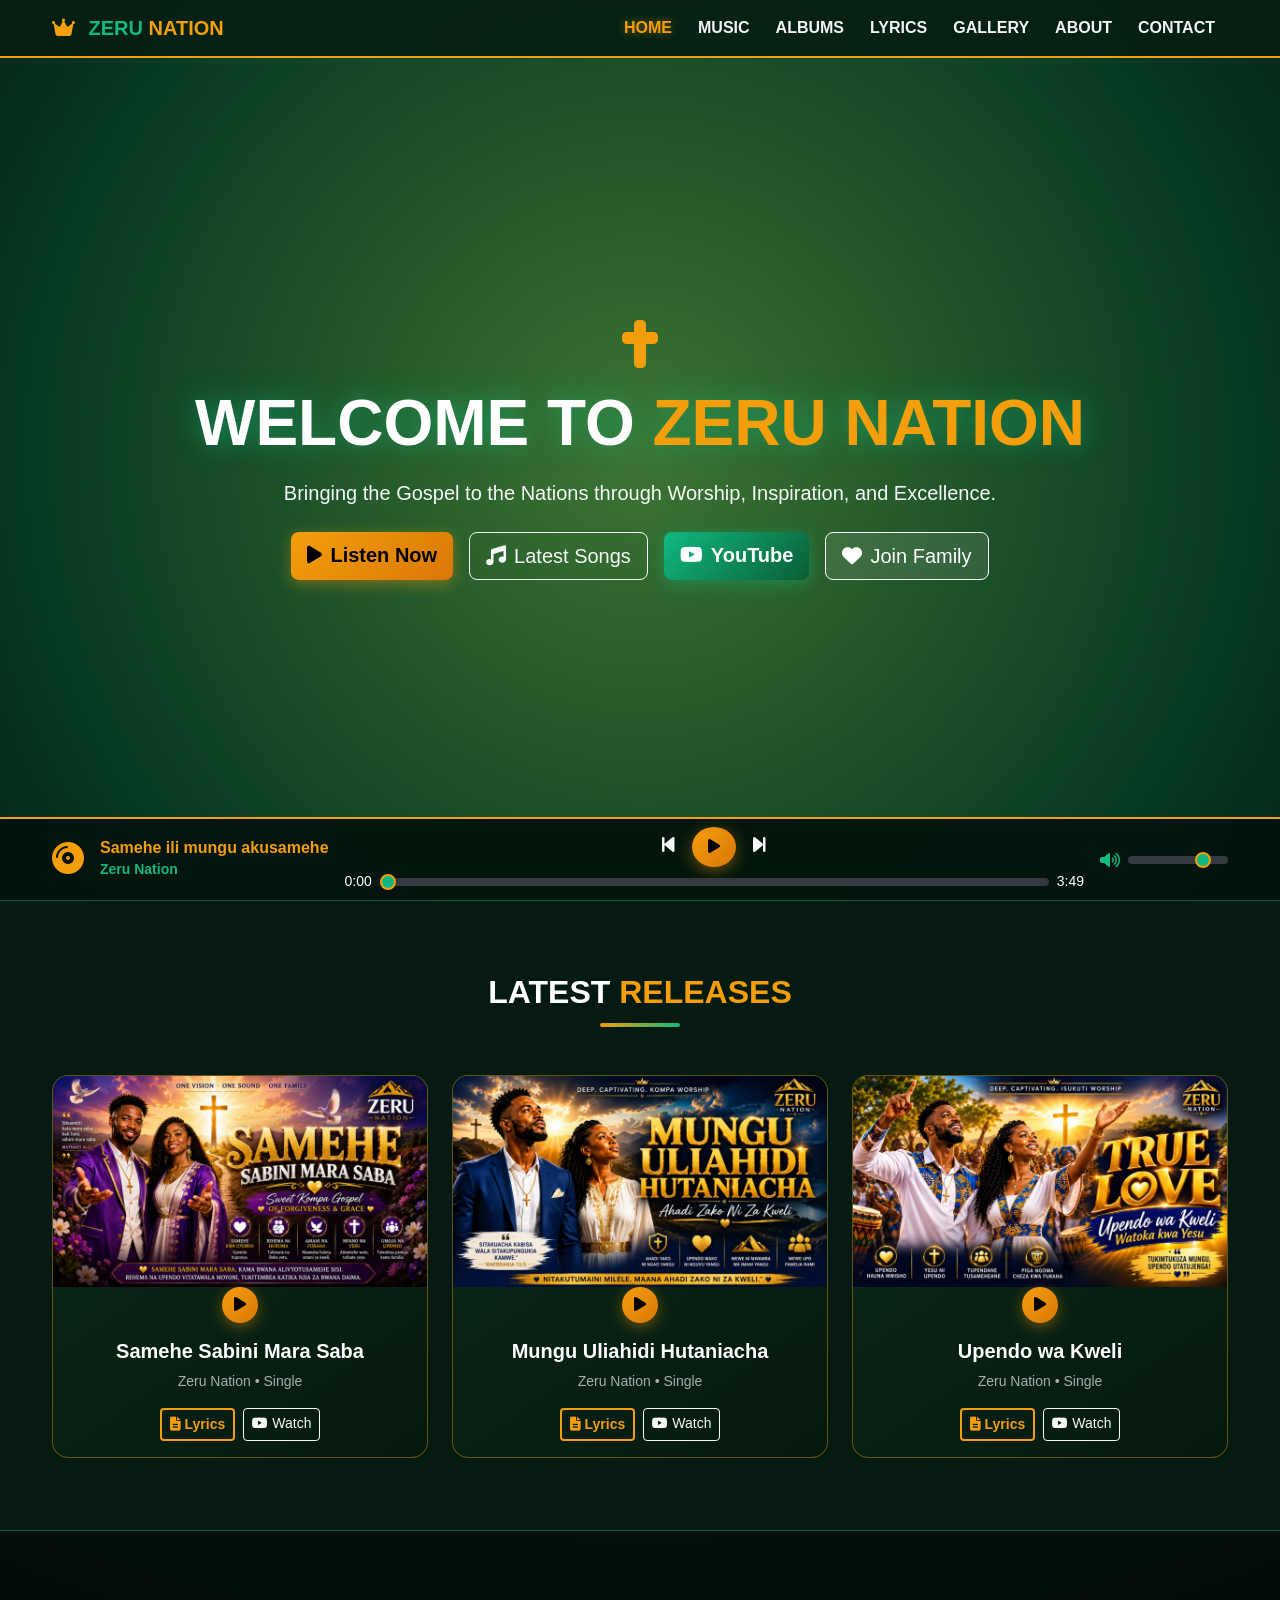
<file: index.html>
<!DOCTYPE html>
<html lang="en" data-bs-theme="dark">
<head>
  <meta charset="UTF-8">
  <meta name="viewport" content="width=device-width, initial-scale=1.0">
  <title>Zeru Nation | Official Music Platform</title>
  
  <!-- Bootstrap 5 CSS -->
  <link href="https://cdn.jsdelivr.net/npm/bootstrap@5.3.3/dist/css/bootstrap.min.css" rel="stylesheet">
  <!-- Font Awesome -->
  <link rel="stylesheet" href="https://cdnjs.cloudflare.com/ajax/libs/font-awesome/6.5.1/css/all.min.css">
  <!-- AOS Animations CSS -->
  <link href="https://unpkg.com/aos@2.3.1/dist/aos.css" rel="stylesheet">
  <!-- Custom CSS -->
  <link rel="stylesheet" href="css/style.css">
  
  <!-- PWA Manifest -->
  <link rel="manifest" href="manifest.json">
  
  <!-- Apple Mobile Web App -->
  <meta name="apple-mobile-web-app-capable" content="yes">
  <meta name="apple-mobile-web-app-status-bar-style" content="black-translucent">
  <meta name="apple-mobile-web-app-title" content="Zeru Nation">
  <link rel="apple-touch-icon" href="images/icon-192.png">
  
  <!-- Theme Colors -->
  <meta name="theme-color" content="#d4af37">
</head>
<body>

  <!-- Navigation Bar -->
  <nav class="navbar navbar-expand-lg fixed-top custom-navbar">
    <div class="container">
     <a class="navbar-brand fw-bold" href="index.html">
        <i class="fa-solid fa-crown me-2 text-gold"></i>
        <span class="text-emerald">ZERU</span> <span class="text-gold">NATION</span>
    </a>
      <button class="navbar-toggler border-0 text-light" type="button" data-bs-toggle="collapse" data-bs-target="#navbarNav">
        <i class="fa-solid fa-bars fs-3"></i>
      </button>
      <div class="collapse navbar-collapse" id="navbarNav">
        <ul class="navbar-nav ms-auto text-uppercase">
          <li class="nav-item"><a class="nav-link active" href="index.html">Home</a></li>
          <li class="nav-item"><a class="nav-link" href="music.html">Music</a></li>
          <li class="nav-item"><a class="nav-link" href="albums.html">Albums</a></li>
          <li class="nav-item"><a class="nav-link" href="lyrics.html">Lyrics</a></li>
          <li class="nav-item"><a class="nav-link" href="gallery.html">Gallery</a></li>
          <li class="nav-item"><a class="nav-link" href="about.html">About</a></li>
          <li class="nav-item"><a class="nav-link" href="contact.html">Contact</a></li>
        </ul>
      </div>
    </div>
  </nav>

  <!-- Hero Section -->
  <section class="hero-section d-flex align-items-center justify-content-center text-center">
    <div class="light-rays"></div>
    <div class="container relative-z" data-aos="zoom-in" data-aos-duration="1200">
      <div class="brand-logo-placeholder mb-3">
        <i class="fa-solid fa-cross fa-3x text-gold"></i>
      </div>
      <h1 class="display-3 fw-bold text-uppercase hero-title">Welcome to <span class="text-gold">Zeru Nation</span></h1>
      <p class="lead text-light max-w-700 mx-auto mt-3">
        Bringing the Gospel to the Nations through Worship, Inspiration, and Excellence.
      </p>
      <div class="hero-buttons mt-4 d-flex flex-wrap justify-content-center gap-3">
        <a href="#latest-releases" class="btn btn-gold btn-lg"><i class="fa-solid fa-play me-2"></i>Listen Now</a>
        <a href="music.html" class="btn btn-outline-light btn-lg"><i class="fa-solid fa-music me-2"></i>Latest Songs</a>
        <a href="https://youtube.com/channel/UC1_cAwa7MP4a0t60ELBgdXA?si=kmZA1y-DdIq9tYgB" class="btn btn-emerald btn-lg"><i class="fa-brands fa-youtube me-2"></i>YouTube</a>
        <a href="contact.html" class="btn btn-glass btn-lg"><i class="fa-solid fa-heart me-2"></i>Join Family</a>
      </div>
    </div>
  </section>

  <!-- Latest Releases Section -->
  <section id="latest-releases" class="py-5 bg-darker">
    <div class="container py-4">
      <div class="section-title text-center mb-5" data-aos="fade-up">
        <h2 class="text-uppercase fw-bold">Latest <span class="text-gold">Releases</span></h2>
        <div class="title-underline"></div>
      </div>

      <div class="row g-4">
        <!-- Song Card Template -->
        <div class="col-md-6 col-lg-4" data-aos="fade-up" data-aos-delay="100">
          <div class="card glass-card h-100">
            <div class="card-img-wrapper">
              <img src="images/samehe.jpeg" class="card-img-top" alt="Samehe Sabini Mara Saba">
              <div class="overlay d-flex align-items-center justify-content-center gap-2">
                <button class="btn btn-gold rounded-circle play-btn" onclick="playSong('Samehe Sabini Mara Saba', 'Zeru Nation')">
                  <i class="fa-solid fa-play"></i>
                </button>
              </div>
            </div>
            <div class="card-body text-center">
              <h5 class="card-title fw-bold">Samehe Sabini Mara Saba</h5>
              <p class="text-muted small mb-3">Zeru Nation • Single</p>
              <div class="d-flex justify-content-center gap-2">
                <a href="lyrics.html" class="btn btn-sm btn-outline-gold"><i class="fa-solid fa-file-lines me-1"></i>Lyrics</a>
                <a href="https://youtu.be/tQSX5ok3ZJU?si=byisgz2y3h43dyhr" class="btn btn-sm btn-outline-light"><i class="fa-brands fa-youtube me-1"></i>Watch</a>
              </div>
            </div>
          </div>
        </div>

        <!-- Song Card 2 -->
        <div class="col-md-6 col-lg-4" data-aos="fade-up" data-aos-delay="200">
          <div class="card glass-card h-100">
            <div class="card-img-wrapper">
              <img src="images/Mungu uliahidi.jpeg" class="card-img-top" alt="Mungu Uliahidi Hutaniacha">
              <div class="overlay d-flex align-items-center justify-content-center gap-2">
                <button class="btn btn-gold rounded-circle play-btn" onclick="playSong('Mungu Uliahidi Hutaniacha', 'Zeru Nation')">
                  <i class="fa-solid fa-play"></i>
                </button>
              </div>
            </div>
            <div class="card-body text-center">
              <h5 class="card-title fw-bold">Mungu Uliahidi Hutaniacha</h5>
              <p class="text-muted small mb-3">Zeru Nation • Single</p>
              <div class="d-flex justify-content-center gap-2">
                <a href="lyrics.html" class="btn btn-sm btn-outline-gold"><i class="fa-solid fa-file-lines me-1"></i>Lyrics</a>
                <a href="https://youtu.be/VwNfCGbf7oY?si=eoAEgvZtF5WM60t5" class="btn btn-sm btn-outline-light"><i class="fa-brands fa-youtube me-1"></i>Watch</a>
              </div>
            </div>
          </div>
        </div>
       

        <!-- Song Card 3 -->
        <div class="col-md-6 col-lg-4" data-aos="fade-up" data-aos-delay="300">
          <div class="card glass-card h-100">
            <div class="card-img-wrapper">
              <img src="images/upendo wa kweli.jpeg" class="card-img-top" alt="Upendo wa Kweli">
              <div class="overlay d-flex align-items-center justify-content-center gap-2">
                <button class="btn btn-gold rounded-circle play-btn" onclick="playSong('Upendo wa Kweli', 'Zeru Nation')">
                  <i class="fa-solid fa-play"></i>
                </button>
              </div>
            </div>
            <div class="card-body text-center">
              <h5 class="card-title fw-bold">Upendo wa Kweli</h5>
              <p class="text-muted small mb-3">Zeru Nation • Single</p>
              <div class="d-flex justify-content-center gap-2">
                <a href="lyrics.html" class="btn btn-sm btn-outline-gold"><i class="fa-solid fa-file-lines me-1"></i>Lyrics</a>
                <a href="https://vt.tiktok.com/ZS4MxfhPF/" class="btn btn-sm btn-outline-light"><i class="fa-brands fa-youtube me-1"></i>Watch</a>
              </div>
            </div>
          </div>
        </div>

      </div>
    </div>
  </section>

    <!-- Sticky Bottom Music Player Component -->
      <div class="music-player-bar fixed-bottom glass-morphism py-2 px-3">
        <div class="container d-flex align-items-center justify-content-between flex-wrap gap-2">
          
          <!-- Track Title & Artist -->
          <div class="d-flex align-items-center gap-3">
            <div class="player-cover">
              <i class="fa-solid fa-compact-disc fa-2x text-gold spin-animation" style="animation-play-state: paused;"></i>
            </div>
            <div>
              <h6 class="mb-0 text-gold fw-bold" id="current-title">Samehe ili mungu akusamehe</h6>
              <small class="text-emerald fw-semibold" id="current-artist">Zeru Nation</small>
            </div>
          </div>

          <!-- Center Player Controls & Progress Bar -->
          <div class="player-controls text-center flex-grow-1 max-w-md mx-auto">
            <div class="d-flex align-items-center gap-3 justify-content-center mb-1">
              <button class="btn text-light p-0" id="prev-btn" title="Previous Track">
                <i class="fa-solid fa-backward-step fs-5"></i>
              </button>
              <button class="btn btn-gold rounded-circle btn-play-main px-3 py-2" id="main-play-btn" title="Play / Pause">
                <i class="fa-solid fa-play"></i>
              </button>
              <button class="btn text-light p-0" id="next-btn" title="Next Track">
                <i class="fa-solid fa-forward-step fs-5"></i>
              </button>
            </div>

            <!-- Time & Progress Drag Bar -->
            <div class="d-flex align-items-center gap-2 px-2">
              <small class="text-white-muted small" id="track-current-time">0:00</small>
              <input type="range" class="form-range flex-grow-1 custom-seekbar" id="track-progress" min="0" max="100" value="0">
              <small class="text-white-muted small" id="track-duration">0:00</small>
            </div>
          </div>

          <!-- Volume Controls -->
          <div class="d-none d-md-flex align-items-center gap-2">
            <i class="fa-solid fa-volume-high text-emerald cursor-pointer" id="volume-icon"></i>
            <input type="range" class="form-range volume-slider" min="0" max="100" value="80" style="width: 100px;">
          </div>

        </div>
      </div>
  
<!-- Scripts -->
  <script src="https://cdn.jsdelivr.net/npm/bootstrap@5.3.3/dist/js/bootstrap.bundle.min.js"></script>
  <script src="https://unpkg.com/aos@2.3.1/dist/aos.js"></script>
  <script src="js/player.js"></script>
  <script src="js/app.js"></script>
  
  <!-- Service Worker Registration -->
  <script>
    if ('serviceWorker' in navigator) {
      navigator.serviceWorker.register('service-worker.js')
        .then(reg => console.log('Service Worker registered:', reg))
        .catch(err => console.log('Service Worker registration failed:', err));
    }
  </script>
</body>
</html>
</file>
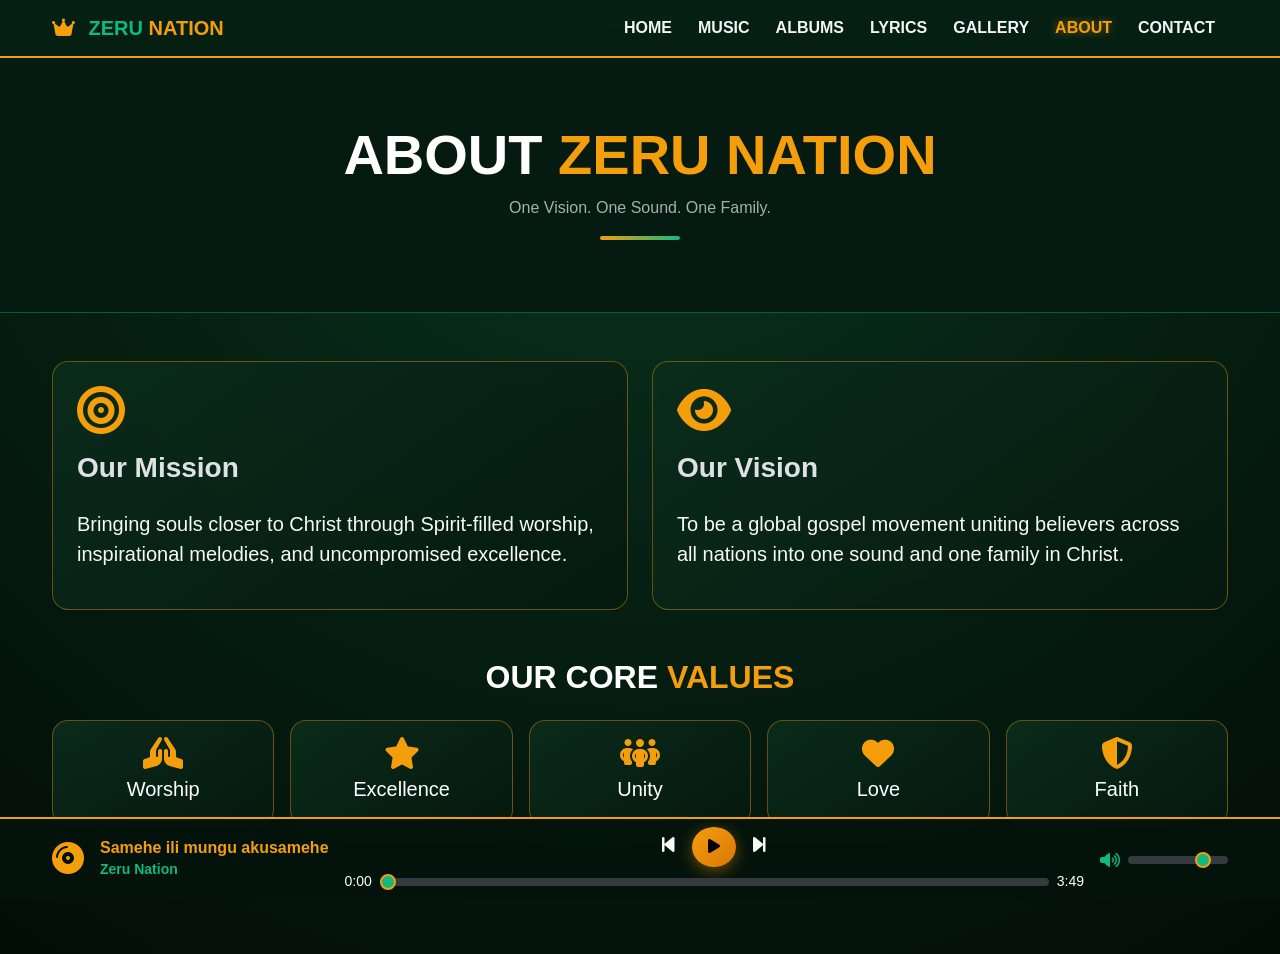
<file: about.html>
<!DOCTYPE html>
<html lang="en" data-bs-theme="dark">
<head>
  <meta charset="UTF-8">
  <meta name="viewport" content="width=device-width, initial-scale=1.0">
  <title>About | Zeru Nation</title>
  
  <link href="https://cdn.jsdelivr.net/npm/bootstrap@5.3.3/dist/css/bootstrap.min.css" rel="stylesheet">
  <link rel="stylesheet" href="https://cdnjs.cloudflare.com/ajax/libs/font-awesome/6.5.1/css/all.min.css">
  <link href="https://unpkg.com/aos@2.3.1/dist/aos.css" rel="stylesheet">
  <link rel="stylesheet" href="css/style.css">
</head>
<body>

  <!-- Header / Navbar -->
  <nav class="navbar navbar-expand-lg fixed-top custom-navbar">
    <div class="container">
      <a class="navbar-brand fw-bold" href="index.html">
        <i class="fa-solid fa-crown me-2 text-gold"></i>
        <span class="text-emerald">ZERU</span> <span class="text-gold">NATION</span>
    </a>
      <button class="navbar-toggler border-0 text-light" type="button" data-bs-toggle="collapse" data-bs-target="#navbarNav">
        <i class="fa-solid fa-bars fs-3"></i>
      </button>
      <div class="collapse navbar-collapse" id="navbarNav">
        <ul class="navbar-nav ms-auto text-uppercase">
          <li class="nav-item"><a class="nav-link" href="index.html">Home</a></li>
          <li class="nav-item"><a class="nav-link" href="music.html">Music</a></li>
          <li class="nav-item"><a class="nav-link" href="albums.html">Albums</a></li>
          <li class="nav-item"><a class="nav-link" href="lyrics.html">Lyrics</a></li>
          <li class="nav-item"><a class="nav-link" href="gallery.html">Gallery</a></li>
          <li class="nav-item"><a class="nav-link active" href="about.html">About</a></li>
          <li class="nav-item"><a class="nav-link" href="contact.html">Contact</a></li>
        </ul>
      </div>
    </div>
  </nav>

  <!-- Page Title Banner -->
  <section class="py-5 mt-5 text-center bg-darker">
    <div class="container py-4" data-aos="fade-down">
      <h1 class="display-4 fw-bold text-uppercase">About <span class="text-gold">Zeru Nation</span></h1>
      <p class="text-muted">One Vision. One Sound. One Family.</p>
      <div class="title-underline"></div>
    </div>
  </section>

  <!-- Mission & Vision Section -->
  <section class="py-5">
    <div class="container">
      <div class="row g-4 mb-5">
        <div class="col-md-6" data-aos="fade-right">
          <div class="card glass-card p-4 h-100">
            <div class="text-gold mb-3"><i class="fa-solid fa-bullseye fa-3x"></i></div>
            <h3 class="fw-bold">Our Mission</h3>
            <p class="text-light lead mt-3">
              Bringing souls closer to Christ through Spirit-filled worship, inspirational melodies, and uncompromised excellence.
            </p>
          </div>
        </div>
        <div class="col-md-6" data-aos="fade-left">
          <div class="card glass-card p-4 h-100">
            <div class="text-gold mb-3"><i class="fa-solid fa-eye fa-3x"></i></div>
            <h3 class="fw-bold">Our Vision</h3>
            <p class="text-light lead mt-3">
              To be a global gospel movement uniting believers across all nations into one sound and one family in Christ.
            </p>
          </div>
        </div>
      </div>

      <!-- Core Values -->
      <div class="text-center mb-4" data-aos="fade-up">
        <h2 class="fw-bold text-uppercase">Our Core <span class="text-gold">Values</span></h2>
      </div>
      <div class="row g-3 text-center">
        <div class="col-6 col-md" data-aos="zoom-in" data-aos-delay="100">
          <div class="glass-card p-3">
            <i class="fa-solid fa-hands-praying fa-2x text-gold mb-2"></i>
            <h5>Worship</h5>
          </div>
        </div>
        <div class="col-6 col-md" data-aos="zoom-in" data-aos-delay="200">
          <div class="glass-card p-3">
            <i class="fa-solid fa-star fa-2x text-gold mb-2"></i>
            <h5>Excellence</h5>
          </div>
        </div>
        <div class="col-6 col-md" data-aos="zoom-in" data-aos-delay="300">
          <div class="glass-card p-3">
            <i class="fa-solid fa-people-group fa-2x text-gold mb-2"></i>
            <h5>Unity</h5>
          </div>
        </div>
        <div class="col-6 col-md" data-aos="zoom-in" data-aos-delay="400">
          <div class="glass-card p-3">
            <i class="fa-solid fa-heart fa-2x text-gold mb-2"></i>
            <h5>Love</h5>
          </div>
        </div>
        <div class="col-6 col-md" data-aos="zoom-in" data-aos-delay="500">
          <div class="glass-card p-3">
            <i class="fa-solid fa-shield-halved fa-2x text-gold mb-2"></i>
            <h5>Faith</h5>
          </div>
        </div>
      </div>
    </div>
  </section>

   <!-- Sticky Bottom Music Player Component -->
    <div class="music-player-bar fixed-bottom glass-morphism py-2 px-3">
        <div class="container d-flex align-items-center justify-content-between flex-wrap gap-2">
            
            <!-- Track Title & Cover -->
            <div class="d-flex align-items-center gap-3">
            <div class="player-cover">
                <i class="fa-solid fa-compact-disc fa-2x text-gold spin-animation" style="animation-play-state: paused;"></i>
            </div>
            <div>
                <h6 class="mb-0 text-gold fw-bold" id="current-title">Samehe Sabini Mara Saba</h6>
                <small class="text-emerald fw-semibold" id="current-artist">Zeru Nation</small>
            </div>
            </div>

            <!-- Center Player Controls & Seekbar -->
            <div class="player-controls text-center flex-grow-1 max-w-md mx-auto">
            <div class="d-flex align-items-center gap-3 justify-content-center mb-1">
                <button class="btn text-light p-0" id="prev-btn" title="Previous Track">
                <i class="fa-solid fa-backward-step fs-5"></i>
                </button>
                <button class="btn btn-gold rounded-circle btn-play-main px-3 py-2" id="main-play-btn" title="Play / Pause">
                <i class="fa-solid fa-play"></i>
                </button>
                <button class="btn text-light p-0" id="next-btn" title="Next Track">
                <i class="fa-solid fa-forward-step fs-5"></i>
                </button>
            </div>

            <!-- Time & Progress Drag Bar -->
            <div class="d-flex align-items-center gap-2 px-2">
                <small class="text-white-muted small" id="track-current-time">0:00</small>
                <input type="range" class="form-range flex-grow-1 custom-seekbar" id="track-progress" min="0" max="100" value="0">
                <small class="text-white-muted small" id="track-duration">0:00</small>
            </div>
            </div>

            <!-- Volume Controls -->
            <div class="d-none d-md-flex align-items-center gap-2">
            <i class="fa-solid fa-volume-high text-emerald cursor-pointer" id="volume-icon"></i>
            <input type="range" class="form-range volume-slider" min="0" max="100" value="80" style="width: 100px;">
            </div>

        </div>
    </div>
  <script src="https://cdn.jsdelivr.net/npm/bootstrap@5.3.3/dist/js/bootstrap.bundle.min.js"></script>
  <script src="https://unpkg.com/aos@2.3.1/dist/aos.js"></script>
  <script src="js/app.js"></script>
  <script src="js/player.js"></script>
</body>
</html>
</file>
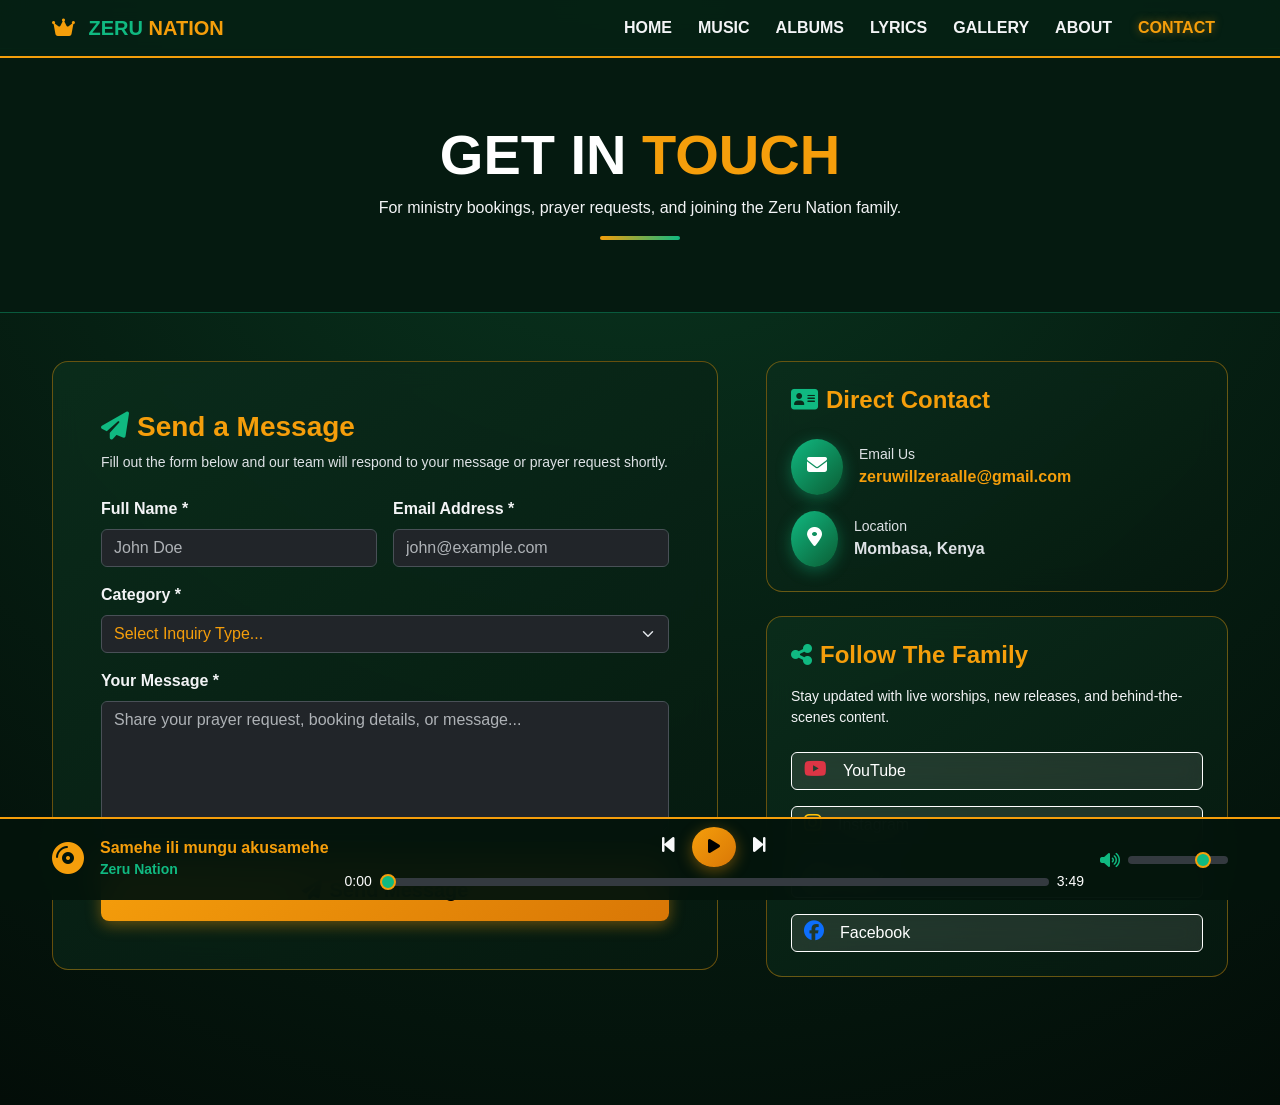
<file: contact.html>
<!DOCTYPE html>
<html lang="en" data-bs-theme="dark">
<head>
  <meta charset="UTF-8">
  <meta name="viewport" content="width=device-width, initial-scale=1.0">
  <title>Contact & Prayer Requests | Zeru Nation</title>
  
  <!-- Bootstrap 5 CSS -->
  <link href="https://cdn.jsdelivr.net/npm/bootstrap@5.3.3/dist/css/bootstrap.min.css" rel="stylesheet">
  <!-- Font Awesome -->
  <link rel="stylesheet" href="https://cdnjs.cloudflare.com/ajax/libs/font-awesome/6.5.1/css/all.min.css">
  <!-- AOS Animations CSS -->
  <link href="https://unpkg.com/aos@2.3.1/dist/aos.css" rel="stylesheet">
  <!-- Custom CSS -->
  <link rel="stylesheet" href="css/style.css">
</head>
<body>

  <!-- Navigation Bar -->
  <nav class="navbar navbar-expand-lg fixed-top custom-navbar">
    <div class="container">
      <a class="navbar-brand fw-bold" href="index.html">
        <i class="fa-solid fa-crown me-2 text-gold"></i>
        <span class="text-emerald">ZERU</span> <span class="text-gold">NATION</span>
      </a>
      <button class="navbar-toggler border-0 text-light" type="button" data-bs-toggle="collapse" data-bs-target="#navbarNav">
        <i class="fa-solid fa-bars fs-3 text-gold"></i>
      </button>
      <div class="collapse navbar-collapse" id="navbarNav">
        <ul class="navbar-nav ms-auto text-uppercase">
          <li class="nav-item"><a class="nav-link" href="index.html">Home</a></li>
          <li class="nav-item"><a class="nav-link" href="music.html">Music</a></li>
          <li class="nav-item"><a class="nav-link" href="albums.html">Albums</a></li>
          <li class="nav-item"><a class="nav-link" href="lyrics.html">Lyrics</a></li>
          <li class="nav-item"><a class="nav-link" href="gallery.html">Gallery</a></li>
          <li class="nav-item"><a class="nav-link" href="about.html">About</a></li>
          <li class="nav-item"><a class="nav-link active" href="contact.html">Contact</a></li>
        </ul>
      </div>
    </div>
  </nav>

  <!-- Page Header Banner -->
  <section class="py-5 mt-5 bg-darker text-center">
    <div class="container py-4" data-aos="fade-down">
      <h1 class="display-4 fw-bold text-uppercase">Get In <span class="text-gold">Touch</span></h1>
      <p class="text-white-soft">For ministry bookings, prayer requests, and joining the Zeru Nation family.</p>
      <div class="title-underline"></div>
    </div>
  </section>

  <!-- Form & Contact Details -->
  <section class="py-5">
    <div class="container">
      <div class="row g-5">
        
        <!-- Contact & Prayer Request Form -->
        <div class="col-lg-7" data-aos="fade-right">
          <div class="card glass-card p-4 p-md-5">
            <h3 class="fw-bold text-gold mb-2"><i class="fa-solid fa-paper-plane me-2 text-emerald"></i>Send a Message</h3>
            <p class="text-white-muted small mb-4">Fill out the form below and our team will respond to your message or prayer request shortly.</p>

            <!-- Alert Notification Container -->
            <div id="form-alert-container"></div>

            <form id="contactForm" novalidate>
              <!-- Web3Forms Access Key (Replace YOUR_ACCESS_KEY_HERE) -->
              <input type="hidden" name="access_key" value="YOUR_ACCESS_KEY_HERE">
              <input type="hidden" name="subject" value="New Inquiry from Zeru Nation Website">
              <input type="checkbox" name="botcheck" class="d-none">

              <div class="row g-3">
                <!-- Full Name -->
                <div class="col-md-6">
                  <label for="fullName" class="form-label text-white-soft fw-semibold">Full Name *</label>
                  <input type="text" class="form-control bg-dark text-white-pure border-emerald" id="fullName" name="name" placeholder="John Doe" required>
                  <div class="invalid-feedback">Please enter your name.</div>
                </div>

                <!-- Email Address -->
                <div class="col-md-6">
                  <label for="emailAddress" class="form-label text-white-soft fw-semibold">Email Address *</label>
                  <input type="email" class="form-control bg-dark text-white-pure border-emerald" id="emailAddress" name="email" placeholder="john@example.com" required>
                  <div class="invalid-feedback">Please enter a valid email address.</div>
                </div>

                <!-- Inquiry Purpose / Category -->
                <div class="col-12">
                  <label for="inquiryType" class="form-label text-white-soft fw-semibold">Category *</label>
                  <select class="form-select bg-dark text-gold border-emerald" id="inquiryType" name="category" required>
                    <option value="" selected disabled>Select Inquiry Type...</option>
                    <option value="Event Booking">Event / Worship Booking</option>
                    <option value="Prayer Request">Prayer Request</option>
                    <option value="Media Inquiry">Media & Press</option>
                    <option value="General Question">General Question</option>
                  </select>
                  <div class="invalid-feedback">Please select a category.</div>
                </div>

                <!-- Message Box -->
                <div class="col-12">
                  <label for="messageText" class="form-label text-white-soft fw-semibold">Your Message *</label>
                  <textarea class="form-control bg-dark text-white-pure border-emerald" id="messageText" name="message" rows="5" placeholder="Share your prayer request, booking details, or message..." required minlength="10"></textarea>
                  <div class="invalid-feedback">Please type a message (minimum 10 characters).</div>
                </div>

                <!-- Submit Button -->
                <div class="col-12 mt-4">
                  <button type="submit" class="btn btn-gold btn-lg w-100 py-3" id="submitBtn">
                    <i class="fa-solid fa-paper-plane me-2"></i>Send Message
                  </button>
                </div>
              </div>
            </form>
          </div>
        </div>

        <!-- Ministry Info & Social Channels -->
        <div class="col-lg-5" data-aos="fade-left">
          
          <!-- Direct Details Card -->
          <div class="card glass-card p-4 mb-4 border-emerald">
            <h4 class="fw-bold text-gold mb-4"><i class="fa-solid fa-address-card me-2 text-emerald"></i>Direct Contact</h4>
            <div class="d-flex align-items-center mb-3">
              <div class="btn btn-emerald rounded-circle p-3 me-3"><i class="fa-solid fa-envelope fs-5"></i></div>
              <div>
                <small class="text-white-muted d-block">Email Us</small>
                <a href="mailto:info@zerunation.org" class="text-gold fw-semibold text-decoration-none">zeruwillzeraalle@gmail.com</a>
              </div>
            </div>
            <div class="d-flex align-items-center">
              <div class="btn btn-emerald rounded-circle p-3 me-3"><i class="fa-solid fa-location-dot fs-5"></i></div>
              <div>
                <small class="text-white-muted d-block">Location</small>
                <span class="text-white-pure fw-semibold">Mombasa, Kenya</span>
              </div>
            </div>
          </div>

          <!-- Social Media Profiles -->
          <div class="card glass-card p-4">
            <h4 class="fw-bold text-gold mb-3"><i class="fa-solid fa-share-nodes me-2 text-emerald"></i>Follow The Family</h4>
            <p class="text-white-soft small mb-4">Stay updated with live worships, new releases, and behind-the-scenes content.</p>
            <div class="d-flex flex-column gap-3">
              <a href="https://youtube.com/channel/UC1_cAwa7MP4a0t60ELBgdXA?si=kmZA1y-DdIq9tYgB" class="btn btn-glass text-start"><i class="fa-brands fa-youtube text-danger me-3 fs-5"></i>YouTube</a>
              <a href="https://www.instagram.com/nationzeru?igsh=MTlhYjBwNnVsa2dzNQ==" class="btn btn-glass text-start"><i class="fa-brands fa-instagram text-warning me-3 fs-5"></i>Instagram</a>
              <a href="https://www.tiktok.com/@zerunation?_r=1&_t=ZS-93V3TDuidkG" class="btn btn-glass text-start"><i class="fa-brands fa-tiktok text-light me-3 fs-5"></i>TikTok</a>
              <a href="https://www.facebook.com/share/19zuZegKEB/" class="btn btn-glass text-start"><i class="fa-brands fa-facebook text-primary me-3 fs-5"></i>Facebook</a>
            </div>
          </div>

        </div>

      </div>
    </div>
  </section>

  <!-- Sticky Bottom Music Player Component -->
      <div class="music-player-bar fixed-bottom glass-morphism py-2 px-3">
        <div class="container d-flex align-items-center justify-content-between flex-wrap gap-2">
          
          <!-- Track Title & Artist -->
          <div class="d-flex align-items-center gap-3">
            <div class="player-cover">
              <i class="fa-solid fa-compact-disc fa-2x text-gold spin-animation" style="animation-play-state: paused;"></i>
            </div>
            <div>
              <h6 class="mb-0 text-gold fw-bold" id="current-title">Samehe ili mungu akusamehe</h6>
              <small class="text-emerald fw-semibold" id="current-artist">Zeru Nation</small>
            </div>
          </div>

          <!-- Center Player Controls & Progress Bar -->
          <div class="player-controls text-center flex-grow-1 max-w-md mx-auto">
            <div class="d-flex align-items-center gap-3 justify-content-center mb-1">
              <button class="btn text-light p-0" id="prev-btn" title="Previous Track">
                <i class="fa-solid fa-backward-step fs-5"></i>
              </button>
              <button class="btn btn-gold rounded-circle btn-play-main px-3 py-2" id="main-play-btn" title="Play / Pause">
                <i class="fa-solid fa-play"></i>
              </button>
              <button class="btn text-light p-0" id="next-btn" title="Next Track">
                <i class="fa-solid fa-forward-step fs-5"></i>
              </button>
            </div>

            <!-- Time & Progress Drag Bar -->
            <div class="d-flex align-items-center gap-2 px-2">
              <small class="text-white-muted small" id="track-current-time">0:00</small>
              <input type="range" class="form-range flex-grow-1 custom-seekbar" id="track-progress" min="0" max="100" value="0">
              <small class="text-white-muted small" id="track-duration">0:00</small>
            </div>
          </div>

          <!-- Volume Controls -->
          <div class="d-none d-md-flex align-items-center gap-2">
            <i class="fa-solid fa-volume-high text-emerald cursor-pointer" id="volume-icon"></i>
            <input type="range" class="form-range volume-slider" min="0" max="100" value="80" style="width: 100px;">
          </div>

        </div>
      </div>
  <!-- Scripts -->
  <script src="https://cdn.jsdelivr.net/npm/bootstrap@5.3.3/dist/js/bootstrap.bundle.min.js"></script>
  <script src="https://unpkg.com/aos@2.3.1/dist/aos.js"></script>
  <script src="js/player.js"></script>
  <script src="js/contact.js"></script>
  <script src="js/app.js"></script>
</body>
</html>
</file>
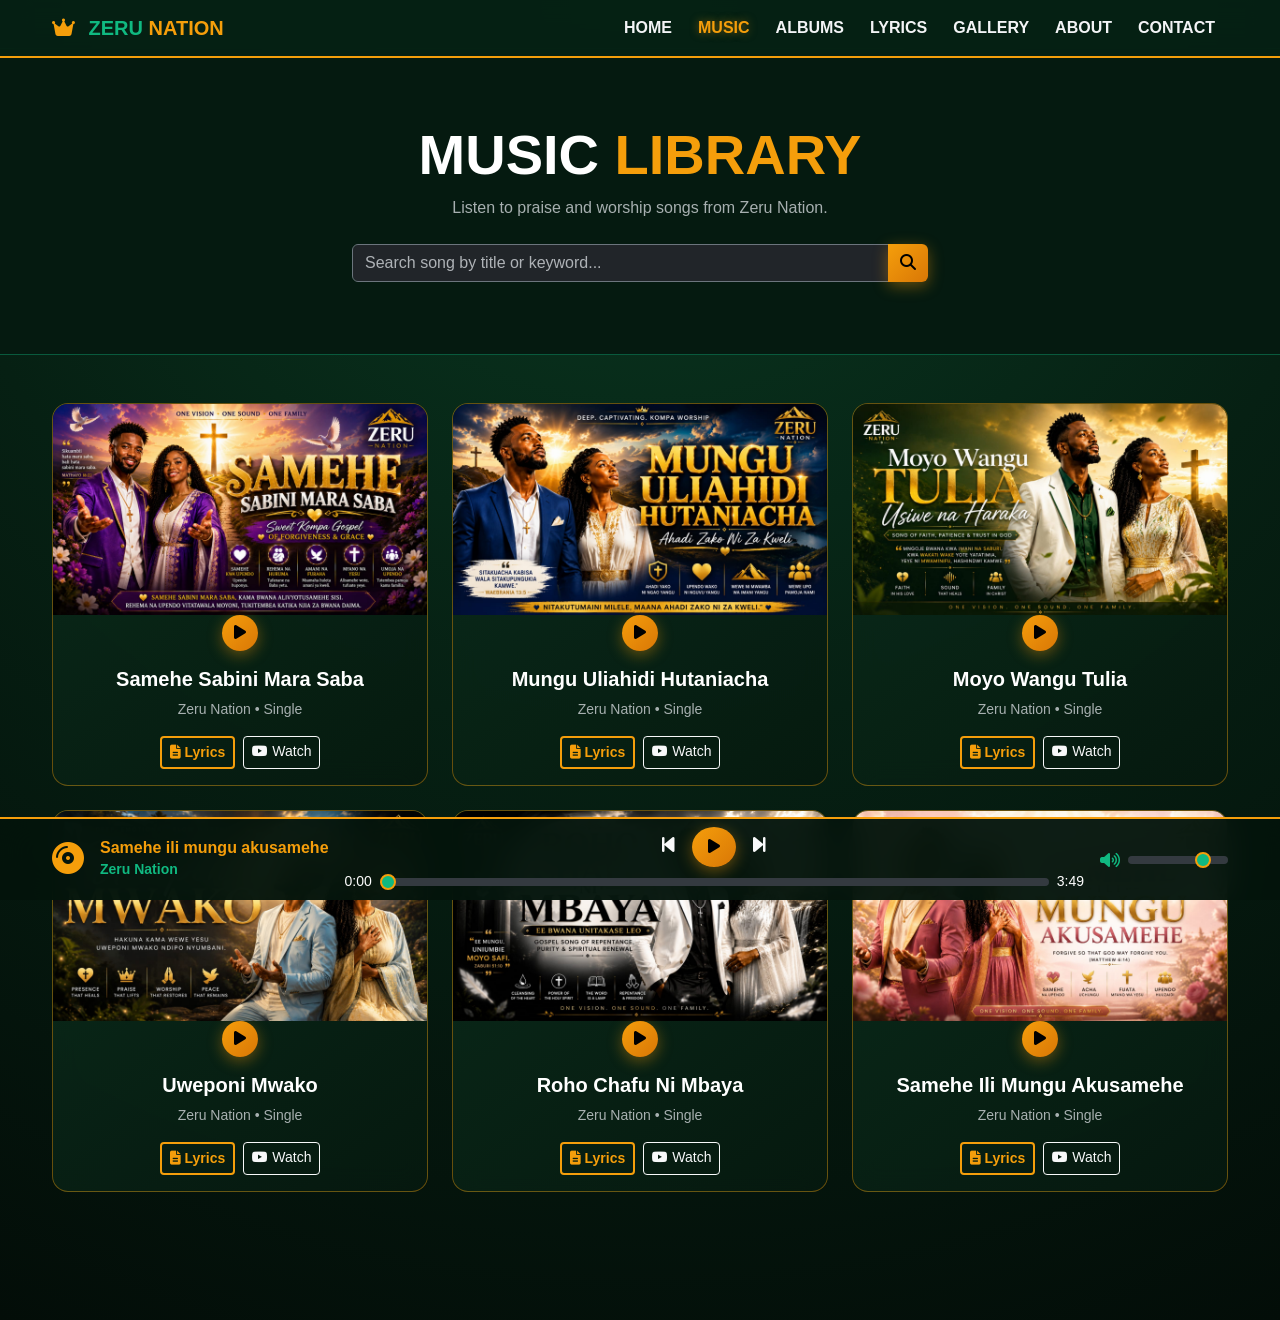
<file: gallery.html>
<!DOCTYPE html>
<html lang="en" data-bs-theme="dark">
<head>
  <meta charset="UTF-8">
  <meta name="viewport" content="width=device-width, initial-scale=1.0">
  <title>Music Catalog | Zeru Nation</title>
  
  <link href="https://cdn.jsdelivr.net/npm/bootstrap@5.3.3/dist/css/bootstrap.min.css" rel="stylesheet">
  <link rel="stylesheet" href="https://cdnjs.cloudflare.com/ajax/libs/font-awesome/6.5.1/css/all.min.css">
  <link href="https://unpkg.com/aos@2.3.1/dist/aos.css" rel="stylesheet">
  <link rel="stylesheet" href="css/style.css">
</head>
<body>

  <!-- Header / Navbar -->
  <nav class="navbar navbar-expand-lg fixed-top custom-navbar">
    <div class="container">
  <a class="navbar-brand fw-bold" href="index.html">
    <i class="fa-solid fa-crown me-2 text-gold"></i>
    <span class="text-emerald">ZERU</span> <span class="text-gold">NATION</span>
  </a>
      <button class="navbar-toggler border-0 text-light" type="button" data-bs-toggle="collapse" data-bs-target="#navbarNav">
        <i class="fa-solid fa-bars fs-3"></i>
      </button>
      <div class="collapse navbar-collapse" id="navbarNav">
        <ul class="navbar-nav ms-auto text-uppercase">
          <li class="nav-item"><a class="nav-link" href="index.html">Home</a></li>
          <li class="nav-item"><a class="nav-link active" href="music.html">Music</a></li>
          <li class="nav-item"><a class="nav-link" href="albums.html">Albums</a></li>
          <li class="nav-item"><a class="nav-link" href="lyrics.html">Lyrics</a></li>
          <li class="nav-item"><a class="nav-link" href="gallery.html">Gallery</a></li>
          <li class="nav-item"><a class="nav-link" href="about.html">About</a></li>
          <li class="nav-item"><a class="nav-link" href="contact.html">Contact</a></li>
        </ul>
      </div>
    </div>
  </nav>

  <!-- Page Title Banner & Search -->
  <section class="py-5 mt-5 bg-darker text-center">
    <div class="container py-4" data-aos="fade-down">
      <h1 class="display-4 fw-bold text-uppercase">Music <span class="text-gold">Library</span></h1>
      <p class="text-muted">Listen to praise and worship songs from Zeru Nation.</p>
      <div class="row justify-content-center mt-4">
        <div class="col-md-6">
          <div class="input-group">
            <input type="text" class="form-control bg-dark text-light border-secondary" placeholder="Search song by title or keyword...">
            <button class="btn btn-gold" type="button"><i class="fa-solid fa-magnifying-glass"></i></button>
          </div>
        </div>
      </div>
    </div>
  </section>

  <!-- Music Cards Grid -->
  <section class="py-5">
    <div class="container">
      <div class="row g-4">
        
        <!-- Track 1 -->
        <div class="col-md-6 col-lg-4" data-aos="fade-up">
          <div class="card glass-card h-100">
            <div class="card-img-wrapper">
              <img src="images/samehe.jpeg" class="card-img-top" alt="Samehe Sabini Mara Saba">
              <div class="overlay d-flex align-items-center justify-content-center">
                <button class="btn btn-gold rounded-circle play-btn" onclick="playSong('Samehe Sabini Mara Saba', 'Zeru Nation')">
                  <i class="fa-solid fa-play"></i>
                </button>
              </div>
            </div>
            <div class="card-body text-center">
              <h5 class="card-title fw-bold">Samehe Sabini Mara Saba</h5>
              <p class="text-muted small">Zeru Nation • Single</p>
              <div class="d-flex justify-content-center gap-2">
                <a href="lyrics.html" class="btn btn-sm btn-outline-gold"><i class="fa-solid fa-file-lines me-1"></i>Lyrics</a>
                <a href="#" class="btn btn-sm btn-outline-light"><i class="fa-brands fa-youtube me-1"></i>Watch</a>
              </div>
            </div>
          </div>
        </div>

        <!-- Track 2 -->
        <div class="col-md-6 col-lg-4" data-aos="fade-up" data-aos-delay="100">
          <div class="card glass-card h-100">
            <div class="card-img-wrapper">
              <img src="images/Mungu uliahidi.jpeg" class="card-img-top" alt="Mungu Uliahidi Hutaniacha">
              <div class="overlay d-flex align-items-center justify-content-center">
                <button class="btn btn-gold rounded-circle play-btn" onclick="playSong('Mungu Uliahidi Hutaniacha', 'Zeru Nation')">
                  <i class="fa-solid fa-play"></i>
                </button>
              </div>
            </div>
            <div class="card-body text-center">
              <h5 class="card-title fw-bold">Mungu Uliahidi Hutaniacha</h5>
              <p class="text-muted small">Zeru Nation • Single</p>
              <div class="d-flex justify-content-center gap-2">
                <a href="lyrics.html" class="btn btn-sm btn-outline-gold"><i class="fa-solid fa-file-lines me-1"></i>Lyrics</a>
                <a href="#" class="btn btn-sm btn-outline-light"><i class="fa-brands fa-youtube me-1"></i>Watch</a>
              </div>
            </div>
          </div>
        </div>

        <!-- Track 3 -->
        <div class="col-md-6 col-lg-4" data-aos="fade-up" data-aos-delay="200">
          <div class="card glass-card h-100">
            <div class="card-img-wrapper">
              <img src="images/moyo wangu.jpeg" class="card-img-top" alt="Moyo Wangu Tulia">
              <div class="overlay d-flex align-items-center justify-content-center">
                <button class="btn btn-gold rounded-circle play-btn" onclick="playSong('Moyo Wangu Tulia', 'Zeru Nation')">
                  <i class="fa-solid fa-play"></i>
                </button>
              </div>
            </div>
            <div class="card-body text-center">
              <h5 class="card-title fw-bold">Moyo Wangu Tulia</h5>
              <p class="text-muted small">Zeru Nation • Single</p>
              <div class="d-flex justify-content-center gap-2">
                <a href="lyrics.html" class="btn btn-sm btn-outline-gold"><i class="fa-solid fa-file-lines me-1"></i>Lyrics</a>
                <a href="#" class="btn btn-sm btn-outline-light"><i class="fa-brands fa-youtube me-1"></i>Watch</a>
              </div>
            </div>
          </div>
        </div>

        <!-- Track 4 -->
        <div class="col-md-6 col-lg-4" data-aos="fade-up" data-aos-delay="300">
          <div class="card glass-card h-100">
            <div class="card-img-wrapper">
              <img src="images/uweponi mwako b.jpeg" class="card-img-top" alt="Uweponi Mwako">
              <div class="overlay d-flex align-items-center justify-content-center">
                <button class="btn btn-gold rounded-circle play-btn" onclick="playSong('Uweponi Mwako', 'Zeru Nation')">
                  <i class="fa-solid fa-play"></i>
                </button>
              </div>
            </div>
            <div class="card-body text-center">
              <h5 class="card-title fw-bold">Uweponi Mwako</h5>
              <p class="text-muted small">Zeru Nation • Single</p>
              <div class="d-flex justify-content-center gap-2">
                <a href="lyrics.html" class="btn btn-sm btn-outline-gold"><i class="fa-solid fa-file-lines me-1"></i>Lyrics</a>
                <a href="#" class="btn btn-sm btn-outline-light"><i class="fa-brands fa-youtube me-1"></i>Watch</a>
              </div>
            </div>
          </div>
        </div>

        <!-- Track 5 -->
        <div class="col-md-6 col-lg-4" data-aos="fade-up" data-aos-delay="400">
          <div class="card glass-card h-100">
            <div class="card-img-wrapper">
              <img src="images/roho chafu.jpeg" class="card-img-top" alt="Roho Chafu Ni Mbaya">
              <div class="overlay d-flex align-items-center justify-content-center">
                <button class="btn btn-gold rounded-circle play-btn" onclick="playSong('Roho Chafu Ni Mbaya', 'Zeru Nation')">
                  <i class="fa-solid fa-play"></i>
                </button>
              </div>
            </div>
            <div class="card-body text-center">
              <h5 class="card-title fw-bold">Roho Chafu Ni Mbaya</h5>
              <p class="text-muted small">Zeru Nation • Single</p>
              <div class="d-flex justify-content-center gap-2">
                <a href="lyrics.html" class="btn btn-sm btn-outline-gold"><i class="fa-solid fa-file-lines me-1"></i>Lyrics</a>
                <a href="#" class="btn btn-sm btn-outline-light"><i class="fa-brands fa-youtube me-1"></i>Watch</a>
              </div>
            </div>
          </div>
        </div>
       <!-- Track 6 -->
        <div class="col-md-6 col-lg-4" data-aos="fade-up" data-aos-delay="400">
          <div class="card glass-card h-100">
            <div class="card-img-wrapper">
              <img src="images/samehe ili mungu.jpeg" class="card-img-top" alt="Samehe Ili Mungu Akusamehe">
              <div class="overlay d-flex align-items-center justify-content-center">
                <button class="btn btn-gold rounded-circle play-btn" onclick="playSong('Samehe Ili Mungu Akusamehe', 'Zeru Nation')">
                  <i class="fa-solid fa-play"></i>
                </button>
              </div>
            </div>
            <div class="card-body text-center">
              <h5 class="card-title fw-bold">Samehe Ili Mungu Akusamehe</h5>
              <p class="text-muted small">Zeru Nation • Single</p>
              <div class="d-flex justify-content-center gap-2">
                <a href="lyrics.html" class="btn btn-sm btn-outline-gold"><i class="fa-solid fa-file-lines me-1"></i>Lyrics</a>
                <a href="#" class="btn btn-sm btn-outline-light"><i class="fa-brands fa-youtube me-1"></i>Watch</a>
              </div>
            </div>
          </div>
        </div>

      </div>
    </div>
  </section>

  <!-- Sticky Bottom Music Player Component -->
    <div class="music-player-bar fixed-bottom glass-morphism py-2 px-3">
        <div class="container d-flex align-items-center justify-content-between flex-wrap gap-2">
            
            <!-- Track Title & Cover -->
            <div class="d-flex align-items-center gap-3">
            <div class="player-cover">
                <i class="fa-solid fa-compact-disc fa-2x text-gold spin-animation" style="animation-play-state: paused;"></i>
            </div>
            <div>
                <h6 class="mb-0 text-gold fw-bold" id="current-title">Samehe Sabini Mara Saba</h6>
                <small class="text-emerald fw-semibold" id="current-artist">Zeru Nation</small>
            </div>
            </div>

            <!-- Center Player Controls & Seekbar -->
            <div class="player-controls text-center flex-grow-1 max-w-md mx-auto">
            <div class="d-flex align-items-center gap-3 justify-content-center mb-1">
                <button class="btn text-light p-0" id="prev-btn" title="Previous Track">
                <i class="fa-solid fa-backward-step fs-5"></i>
                </button>
                <button class="btn btn-gold rounded-circle btn-play-main px-3 py-2" id="main-play-btn" title="Play / Pause">
                <i class="fa-solid fa-play"></i>
                </button>
                <button class="btn text-light p-0" id="next-btn" title="Next Track">
                <i class="fa-solid fa-forward-step fs-5"></i>
                </button>
            </div>

            <!-- Time & Progress Drag Bar -->
            <div class="d-flex align-items-center gap-2 px-2">
                <small class="text-white-muted small" id="track-current-time">0:00</small>
                <input type="range" class="form-range flex-grow-1 custom-seekbar" id="track-progress" min="0" max="100" value="0">
                <small class="text-white-muted small" id="track-duration">0:00</small>
            </div>
            </div>

            <!-- Volume Controls -->
            <div class="d-none d-md-flex align-items-center gap-2">
            <i class="fa-solid fa-volume-high text-emerald cursor-pointer" id="volume-icon"></i>
            <input type="range" class="form-range volume-slider" min="0" max="100" value="80" style="width: 100px;">
            </div>

        </div>
    </div>
  <script src="https://cdn.jsdelivr.net/npm/bootstrap@5.3.3/dist/js/bootstrap.bundle.min.js"></script>
  <script src="https://unpkg.com/aos@2.3.1/dist/aos.js"></script>
  <script src="js/app.js"></script>
  <script src="js/player.js"></script>
</body>
</html>
</file>
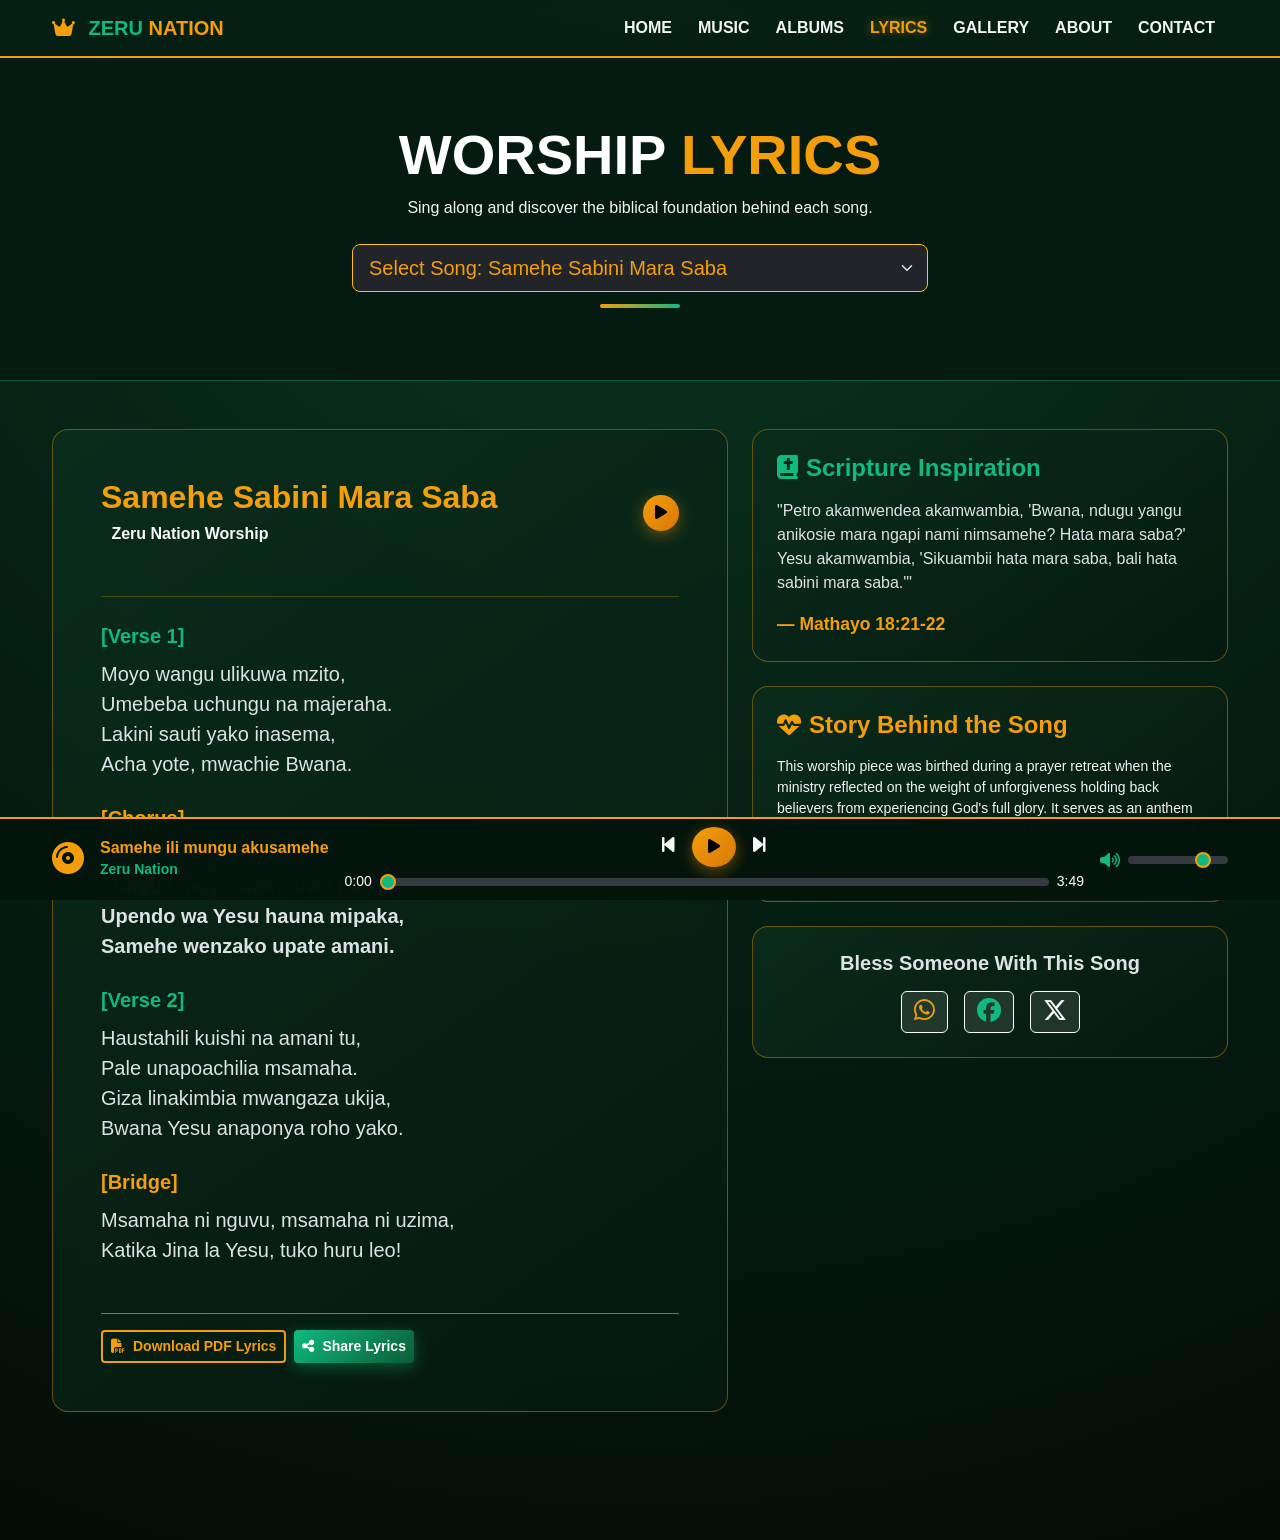
<file: lyrics.html>
<!DOCTYPE html>
<html lang="en" data-bs-theme="dark">
<head>
  <meta charset="UTF-8">
  <meta name="viewport" content="width=device-width, initial-scale=1.0">
  <title>Song Lyrics & Inspiration | Zeru Nation</title>
  
  <!-- Bootstrap 5 CSS -->
  <link href="https://cdn.jsdelivr.net/npm/bootstrap@5.3.3/dist/css/bootstrap.min.css" rel="stylesheet">
  <!-- Font Awesome -->
  <link rel="stylesheet" href="https://cdnjs.cloudflare.com/ajax/libs/font-awesome/6.5.1/css/all.min.css">
  <!-- AOS Animations CSS -->
  <link href="https://unpkg.com/aos@2.3.1/dist/aos.css" rel="stylesheet">
  <!-- Custom CSS -->
  <link rel="stylesheet" href="css/style.css">
</head>
<body>

  <!-- Navigation Bar -->
  <nav class="navbar navbar-expand-lg fixed-top custom-navbar">
    <div class="container">
      <a class="navbar-brand fw-bold" href="index.html">
        <i class="fa-solid fa-crown me-2 text-gold"></i>
        <span class="text-emerald">ZERU</span> <span class="text-gold">NATION</span>
      </a>
      <button class="navbar-toggler border-0 text-light" type="button" data-bs-toggle="collapse" data-bs-target="#navbarNav">
        <i class="fa-solid fa-bars fs-3 text-gold"></i>
      </button>
      <div class="collapse navbar-collapse" id="navbarNav">
        <ul class="navbar-nav ms-auto text-uppercase">
          <li class="nav-item"><a class="nav-link" href="index.html">Home</a></li>
          <li class="nav-item"><a class="nav-link" href="music.html">Music</a></li>
          <li class="nav-item"><a class="nav-link" href="albums.html">Albums</a></li>
          <li class="nav-item"><a class="nav-link active" href="lyrics.html">Lyrics</a></li>
          <li class="nav-item"><a class="nav-link" href="gallery.html">Gallery</a></li>
          <li class="nav-item"><a class="nav-link" href="about.html">About</a></li>
          <li class="nav-item"><a class="nav-link" href="contact.html">Contact</a></li>
        </ul>
      </div>
    </div>
  </nav>

  <!-- Header & Song Selection Bar -->
  <section class="py-5 mt-5 bg-darker text-center">
    <div class="container py-4" data-aos="fade-down">
      <h1 class="display-4 fw-bold text-uppercase">Worship <span class="text-gold">Lyrics</span></h1>
      <p class="text-white-soft">Sing along and discover the biblical foundation behind each song.</p>
      
      <!-- Song Quick Select Dropdown -->
      <div class="row justify-content-center mt-4">
        <div class="col-md-6">
          <select class="form-select bg-dark text-gold border-warning form-select-lg">
            <option selected>Select Song: Samehe Sabini Mara Saba</option>
            <option>Mungu Uliahidi Hutaniacha</option>
            <option>Upendo wa Kweli</option>
            <option>Moyo Wangu Tulia</option>
            <option>Uweponi Mwako</option>
            <option>Roho Chafu Ni Mbaya</option>
          </select>
        </div>
      </div>
      <div class="title-underline"></div>
    </div>
  </section>

  <!-- Lyrics & Inspiration Layout -->
  <section class="py-5">
    <div class="container">
      <div class="row g-4">
        
        <!-- Main Lyrics Display (Left Column) -->
        <div class="col-lg-7" data-aos="fade-right">
          <div class="card glass-card p-4 p-md-5">
            <div class="d-flex justify-content-between align-items-center mb-4 flex-wrap gap-2">
              <div>
                <h2 class="fw-bold text-gold mb-1">Samehe Sabini Mara Saba</h2>
                <span class="badge bg-emerald text-light fs-6">Zeru Nation Worship</span>
              </div>
              <button class="btn btn-gold rounded-circle" onclick="playSong('Samehe Sabini Mara Saba', 'Zeru Nation')">
                <i class="fa-solid fa-play"></i>
              </button>
            </div>

            <hr class="border-warning my-4">

            <!-- Verse / Chorus Blocks -->
            <div class="lyrics-text fs-5 leading-relaxed">
              <p class="text-emerald fw-bold mb-2">[Verse 1]</p>
              <p class="text-white-pure mb-4">
                Moyo wangu ulikuwa mzito,<br>
                Umebeba uchungu na majeraha.<br>
                Lakini sauti yako inasema,<br>
                Acha yote, mwachie Bwana.
              </p>

              <p class="text-gold fw-bold mb-2">[Chorus]</p>
              <p class="text-white-pure mb-4 fw-semibold">
                Samehe sabini mara saba,<br>
                Fungua moyo wako uwe huru.<br>
                Upendo wa Yesu hauna mipaka,<br>
                Samehe wenzako upate amani.
              </p>

              <p class="text-emerald fw-bold mb-2">[Verse 2]</p>
              <p class="text-white-pure mb-4">
                Haustahili kuishi na amani tu,<br>
                Pale unapoachilia msamaha.<br>
                Giza linakimbia mwangaza ukija,<br>
                Bwana Yesu anaponya roho yako.
              </p>

              <p class="text-gold fw-bold mb-2">[Bridge]</p>
              <p class="text-white-pure mb-4">
                Msamaha ni nguvu, msamaha ni uzima,<br>
                Katika Jina la Yesu, tuko huru leo!
              </p>
            </div>

            <!-- Action Toolbar -->
            <div class="d-flex flex-wrap gap-2 mt-4 pt-3 border-top border-secondary">
              <button class="btn btn-outline-gold btn-sm"><i class="fa-solid fa-file-pdf me-2"></i>Download PDF Lyrics</button>
              <button class="btn btn-emerald btn-sm"><i class="fa-solid fa-share-nodes me-2"></i>Share Lyrics</button>
            </div>
          </div>
        </div>

        <!-- Scripture & Story (Right Column) -->
        <div class="col-lg-5" data-aos="fade-left">
          
          <!-- Scripture Inspiration Card -->
          <div class="card glass-card p-4 mb-4 border-emerald">
            <h4 class="fw-bold text-emerald mb-3">
              <i class="fa-solid fa-book-bible me-2"></i>Scripture Inspiration
            </h4>
            <blockquote class="blockquote mb-0">
              <p class="fs-6 text-white-pure italic">
                "Petro akamwendea akamwambia, 'Bwana, ndugu yangu anikosie mara ngapi nami nimsamehe? Hata mara saba?' Yesu akamwambia, 'Sikuambii hata mara saba, bali hata sabini mara saba.'"
              </p>
              <footer class="blockquote-footer text-gold mt-2 fw-bold">Mathayo 18:21-22</footer>
            </blockquote>
          </div>

          <!-- Story Behind the Song Card -->
          <div class="card glass-card p-4 mb-4">
            <h4 class="fw-bold text-gold mb-3">
              <i class="fa-solid fa-heart-pulse me-2"></i>Story Behind the Song
            </h4>
            <p class="text-white-soft small leading-relaxed">
              This worship piece was birthed during a prayer retreat when the ministry reflected on the weight of unforgiveness holding back believers from experiencing God's full glory. It serves as an anthem calling nations to release past pains and embrace Christ's unlimited grace.
            </p>
          </div>

          <!-- Social Share Card -->
          <div class="card glass-card p-4 text-center">
            <h5 class="fw-bold text-white-pure mb-3">Bless Someone With This Song</h5>
            <div class="d-flex justify-content-center gap-3">
              <a href="#" class="btn btn-glass text-gold"><i class="fa-brands fa-whatsapp fs-4"></i></a>
              <a href="#" class="btn btn-glass text-emerald"><i class="fa-brands fa-facebook fs-4"></i></a>
              <a href="#" class="btn btn-glass text-light"><i class="fa-brands fa-x-twitter fs-4"></i></a>
            </div>
          </div>

        </div>

      </div>
    </div>
  </section>

  <!-- Sticky Bottom Music Player Component -->
    <div class="music-player-bar fixed-bottom glass-morphism py-2 px-3">
        <div class="container d-flex align-items-center justify-content-between flex-wrap gap-2">
            
            <!-- Track Title & Cover -->
            <div class="d-flex align-items-center gap-3">
            <div class="player-cover">
                <i class="fa-solid fa-compact-disc fa-2x text-gold spin-animation" style="animation-play-state: paused;"></i>
            </div>
            <div>
                <h6 class="mb-0 text-gold fw-bold" id="current-title">Samehe Sabini Mara Saba</h6>
                <small class="text-emerald fw-semibold" id="current-artist">Zeru Nation</small>
            </div>
            </div>

            <!-- Center Player Controls & Seekbar -->
            <div class="player-controls text-center flex-grow-1 max-w-md mx-auto">
            <div class="d-flex align-items-center gap-3 justify-content-center mb-1">
                <button class="btn text-light p-0" id="prev-btn" title="Previous Track">
                <i class="fa-solid fa-backward-step fs-5"></i>
                </button>
                <button class="btn btn-gold rounded-circle btn-play-main px-3 py-2" id="main-play-btn" title="Play / Pause">
                <i class="fa-solid fa-play"></i>
                </button>
                <button class="btn text-light p-0" id="next-btn" title="Next Track">
                <i class="fa-solid fa-forward-step fs-5"></i>
                </button>
            </div>

            <!-- Time & Progress Drag Bar -->
            <div class="d-flex align-items-center gap-2 px-2">
                <small class="text-white-muted small" id="track-current-time">0:00</small>
                <input type="range" class="form-range flex-grow-1 custom-seekbar" id="track-progress" min="0" max="100" value="0">
                <small class="text-white-muted small" id="track-duration">0:00</small>
            </div>
            </div>

            <!-- Volume Controls -->
            <div class="d-none d-md-flex align-items-center gap-2">
            <i class="fa-solid fa-volume-high text-emerald cursor-pointer" id="volume-icon"></i>
            <input type="range" class="form-range volume-slider" min="0" max="100" value="80" style="width: 100px;">
            </div>

        </div>
    </div>
  <!-- Scripts -->
  <script src="https://cdn.jsdelivr.net/npm/bootstrap@5.3.3/dist/js/bootstrap.bundle.min.js"></script>
  <script src="https://unpkg.com/aos@2.3.1/dist/aos.js"></script>
  <script src="js/app.js"></script>
  <script src="js/player.js"></script>
</body>
</html>
</file>
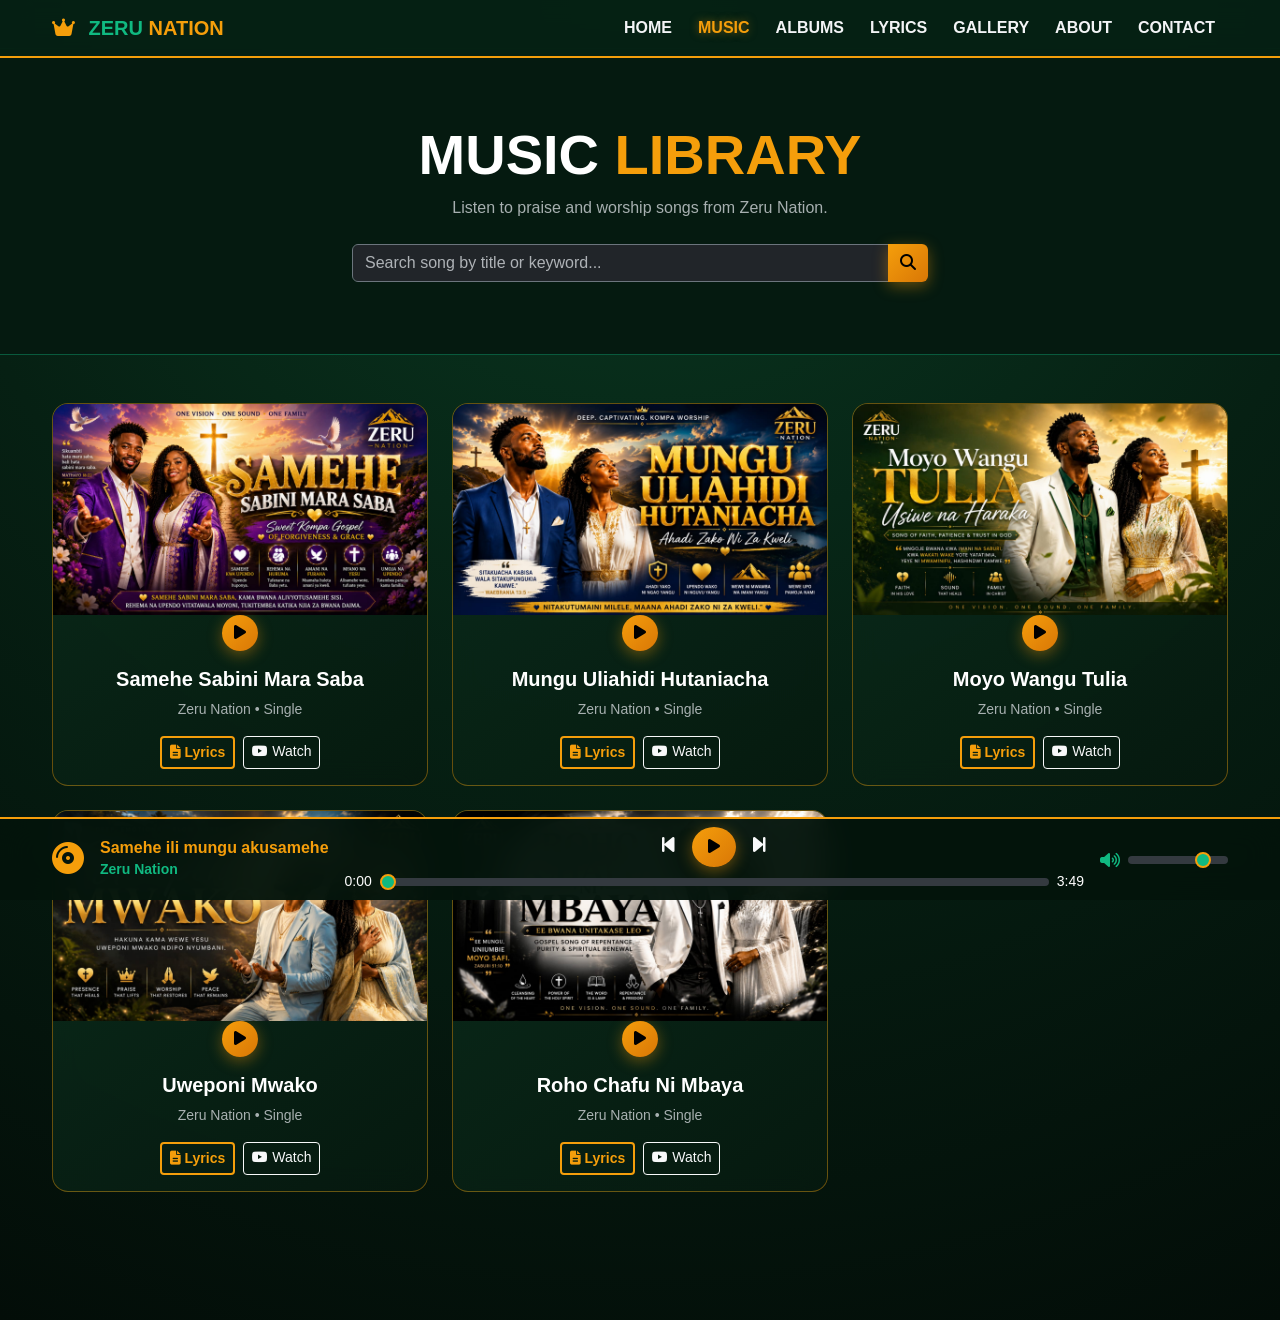
<file: music.html>
<!DOCTYPE html>
<html lang="en" data-bs-theme="dark">
<head>
  <meta charset="UTF-8">
  <meta name="viewport" content="width=device-width, initial-scale=1.0">
  <title>Music Catalog | Zeru Nation</title>
  
  <link href="https://cdn.jsdelivr.net/npm/bootstrap@5.3.3/dist/css/bootstrap.min.css" rel="stylesheet">
  <link rel="stylesheet" href="https://cdnjs.cloudflare.com/ajax/libs/font-awesome/6.5.1/css/all.min.css">
  <link href="https://unpkg.com/aos@2.3.1/dist/aos.css" rel="stylesheet">
  <link rel="stylesheet" href="css/style.css">
</head>
<body>

  <!-- Header / Navbar -->
  <nav class="navbar navbar-expand-lg fixed-top custom-navbar">
    <div class="container">
      <a class="navbar-brand fw-bold" href="index.html">
        <i class="fa-solid fa-crown me-2 text-gold"></i>
        <span class="text-emerald">ZERU</span> <span class="text-gold">NATION</span>
    </a>
      <button class="navbar-toggler border-0 text-light" type="button" data-bs-toggle="collapse" data-bs-target="#navbarNav">
        <i class="fa-solid fa-bars fs-3"></i>
      </button>
      <div class="collapse navbar-collapse" id="navbarNav">
        <ul class="navbar-nav ms-auto text-uppercase">
          <li class="nav-item"><a class="nav-link" href="index.html">Home</a></li>
          <li class="nav-item"><a class="nav-link active" href="music.html">Music</a></li>
          <li class="nav-item"><a class="nav-link" href="albums.html">Albums</a></li>
          <li class="nav-item"><a class="nav-link" href="lyrics.html">Lyrics</a></li>
          <li class="nav-item"><a class="nav-link" href="gallery.html">Gallery</a></li>
          <li class="nav-item"><a class="nav-link" href="about.html">About</a></li>
          <li class="nav-item"><a class="nav-link" href="contact.html">Contact</a></li>
        </ul>
      </div>
    </div>
  </nav>

  <!-- Page Title Banner & Search -->
  <section class="py-5 mt-5 bg-darker text-center">
    <div class="container py-4" data-aos="fade-down">
      <h1 class="display-4 fw-bold text-uppercase">Music <span class="text-gold">Library</span></h1>
      <p class="text-muted">Listen to praise and worship songs from Zeru Nation.</p>
      <div class="row justify-content-center mt-4">
        <div class="col-md-6">
          <div class="input-group">
            <input type="text" class="form-control bg-dark text-light border-secondary" placeholder="Search song by title or keyword...">
            <button class="btn btn-gold" type="button"><i class="fa-solid fa-magnifying-glass"></i></button>
          </div>
        </div>
      </div>
    </div>
  </section>

  <!-- Music Cards Grid -->
  <section class="py-5">
    <div class="container">
      <div class="row g-4">
        
        <!-- Track 1 -->
        <div class="col-md-6 col-lg-4" data-aos="fade-up">
          <div class="card glass-card h-100">
            <div class="card-img-wrapper">
              <img src="images/samehe.jpeg" class="card-img-top" alt="Samehe Sabini Mara Saba">
              <div class="overlay d-flex align-items-center justify-content-center">
                <button class="btn btn-gold rounded-circle play-btn" onclick="playSong('Samehe Sabini Mara Saba', 'Zeru Nation')">
                  <i class="fa-solid fa-play"></i>
                </button>
              </div>
            </div>
            <div class="card-body text-center">
              <h5 class="card-title fw-bold">Samehe Sabini Mara Saba</h5>
              <p class="text-muted small">Zeru Nation • Single</p>
              <div class="d-flex justify-content-center gap-2">
                <a href="lyrics.html" class="btn btn-sm btn-outline-gold"><i class="fa-solid fa-file-lines me-1"></i>Lyrics</a>
                <a href="#" class="btn btn-sm btn-outline-light"><i class="fa-brands fa-youtube me-1"></i>Watch</a>
              </div>
            </div>
          </div>
        </div>

        <!-- Track 2 -->
        <div class="col-md-6 col-lg-4" data-aos="fade-up" data-aos-delay="100">
          <div class="card glass-card h-100">
            <div class="card-img-wrapper">
              <img src="images/Mungu uliahidi.jpeg" class="card-img-top" alt="Mungu Uliahidi Hutaniacha">
              <div class="overlay d-flex align-items-center justify-content-center">
                <button class="btn btn-gold rounded-circle play-btn" onclick="playSong('Mungu Uliahidi Hutaniacha', 'Zeru Nation')">
                  <i class="fa-solid fa-play"></i>
                </button>
              </div>
            </div>
            <div class="card-body text-center">
              <h5 class="card-title fw-bold">Mungu Uliahidi Hutaniacha</h5>
              <p class="text-muted small">Zeru Nation • Single</p>
              <div class="d-flex justify-content-center gap-2">
                <a href="lyrics.html" class="btn btn-sm btn-outline-gold"><i class="fa-solid fa-file-lines me-1"></i>Lyrics</a>
                <a href="#" class="btn btn-sm btn-outline-light"><i class="fa-brands fa-youtube me-1"></i>Watch</a>
              </div>
            </div>
          </div>
        </div>

        <!-- Track 3 -->
        <div class="col-md-6 col-lg-4" data-aos="fade-up" data-aos-delay="200">
          <div class="card glass-card h-100">
            <div class="card-img-wrapper">
              <img src="images/moyo wangu.jpeg" class="card-img-top" alt="Moyo Wangu Tulia">
              <div class="overlay d-flex align-items-center justify-content-center">
                <button class="btn btn-gold rounded-circle play-btn" onclick="playSong('Moyo Wangu Tulia', 'Zeru Nation')">
                  <i class="fa-solid fa-play"></i>
                </button>
              </div>
            </div>
            <div class="card-body text-center">
              <h5 class="card-title fw-bold">Moyo Wangu Tulia</h5>
              <p class="text-muted small">Zeru Nation • Single</p>
              <div class="d-flex justify-content-center gap-2">
                <a href="lyrics.html" class="btn btn-sm btn-outline-gold"><i class="fa-solid fa-file-lines me-1"></i>Lyrics</a>
                <a href="#" class="btn btn-sm btn-outline-light"><i class="fa-brands fa-youtube me-1"></i>Watch</a>
              </div>
            </div>
          </div>
        </div>

        <!-- Track 4 -->
        <div class="col-md-6 col-lg-4" data-aos="fade-up" data-aos-delay="300">
          <div class="card glass-card h-100">
            <div class="card-img-wrapper">
              <img src="images/uweponi mwako b.jpeg" class="card-img-top" alt="Uweponi Mwako">
              <div class="overlay d-flex align-items-center justify-content-center">
                <button class="btn btn-gold rounded-circle play-btn" onclick="playSong('Uweponi Mwako', 'Zeru Nation')">
                  <i class="fa-solid fa-play"></i>
                </button>
              </div>
            </div>
            <div class="card-body text-center">
              <h5 class="card-title fw-bold">Uweponi Mwako</h5>
              <p class="text-muted small">Zeru Nation • Single</p>
              <div class="d-flex justify-content-center gap-2">
                <a href="lyrics.html" class="btn btn-sm btn-outline-gold"><i class="fa-solid fa-file-lines me-1"></i>Lyrics</a>
                <a href="#" class="btn btn-sm btn-outline-light"><i class="fa-brands fa-youtube me-1"></i>Watch</a>
              </div>
            </div>
          </div>
        </div>

        <!-- Track 5 -->
        <div class="col-md-6 col-lg-4" data-aos="fade-up" data-aos-delay="400">
          <div class="card glass-card h-100">
            <div class="card-img-wrapper">
              <img src="images/roho chafu.jpeg" class="card-img-top" alt="Roho Chafu Ni Mbaya">
              <div class="overlay d-flex align-items-center justify-content-center">
                <button class="btn btn-gold rounded-circle play-btn" onclick="playSong('Roho Chafu Ni Mbaya', 'Zeru Nation')">
                  <i class="fa-solid fa-play"></i>
                </button>
              </div>
            </div>
            <div class="card-body text-center">
              <h5 class="card-title fw-bold">Roho Chafu Ni Mbaya</h5>
              <p class="text-muted small">Zeru Nation • Single</p>
              <div class="d-flex justify-content-center gap-2">
                <a href="lyrics.html" class="btn btn-sm btn-outline-gold"><i class="fa-solid fa-file-lines me-1"></i>Lyrics</a>
                <a href="#" class="btn btn-sm btn-outline-light"><i class="fa-brands fa-youtube me-1"></i>Watch</a>
              </div>
            </div>
          </div>
        </div>

      </div>
    </div>
  </section>

   <!-- Sticky Bottom Music Player Component -->
    <div class="music-player-bar fixed-bottom glass-morphism py-2 px-3">
        <div class="container d-flex align-items-center justify-content-between flex-wrap gap-2">
            
            <!-- Track Title & Cover -->
            <div class="d-flex align-items-center gap-3">
            <div class="player-cover">
                <i class="fa-solid fa-compact-disc fa-2x text-gold spin-animation" style="animation-play-state: paused;"></i>
            </div>
            <div>
                <h6 class="mb-0 text-gold fw-bold" id="current-title">Samehe Sabini Mara Saba</h6>
                <small class="text-emerald fw-semibold" id="current-artist">Zeru Nation</small>
            </div>
            </div>

            <!-- Center Player Controls & Seekbar -->
            <div class="player-controls text-center flex-grow-1 max-w-md mx-auto">
            <div class="d-flex align-items-center gap-3 justify-content-center mb-1">
                <button class="btn text-light p-0" id="prev-btn" title="Previous Track">
                <i class="fa-solid fa-backward-step fs-5"></i>
                </button>
                <button class="btn btn-gold rounded-circle btn-play-main px-3 py-2" id="main-play-btn" title="Play / Pause">
                <i class="fa-solid fa-play"></i>
                </button>
                <button class="btn text-light p-0" id="next-btn" title="Next Track">
                <i class="fa-solid fa-forward-step fs-5"></i>
                </button>
            </div>

            <!-- Time & Progress Drag Bar -->
            <div class="d-flex align-items-center gap-2 px-2">
                <small class="text-white-muted small" id="track-current-time">0:00</small>
                <input type="range" class="form-range flex-grow-1 custom-seekbar" id="track-progress" min="0" max="100" value="0">
                <small class="text-white-muted small" id="track-duration">0:00</small>
            </div>
            </div>

            <!-- Volume Controls -->
            <div class="d-none d-md-flex align-items-center gap-2">
            <i class="fa-solid fa-volume-high text-emerald cursor-pointer" id="volume-icon"></i>
            <input type="range" class="form-range volume-slider" min="0" max="100" value="80" style="width: 100px;">
            </div>

        </div>
    </div>
  <script src="https://cdn.jsdelivr.net/npm/bootstrap@5.3.3/dist/js/bootstrap.bundle.min.js"></script>
  <script src="https://unpkg.com/aos@2.3.1/dist/aos.js"></script>
  <script src="js/app.js"></script>
  <script src="js/player.js"></script>
</body>
</html>
</file>
<file: css/style.css>
/* ==========================================================================
   ZERU NATION - RICH EMERALD, GOLD, WHITE & BLACK PALETTE
   ========================================================================== */

:root {
  /* Vibrant Emerald Palette */
  --emerald-rich: #0B5D34;       /* Dominant Emerald Green */
  --emerald-vivid: #10B981;      /* Bright Glowing Emerald */
  --emerald-deep: #064E3B;       /* Deep Emerald Accent */
  
  /* Radiant Gold Palette */
  --gold-main: #F59E0B;          /* Brilliant Warm Gold */
  --gold-metallic: #D4AF37;      /* Classic Metallic Gold */
  --gold-light: #FDE68A;         /* Light Soft Gold */

  /* White & Light Tones */
  --white-pure: #FFFFFF;
  --white-soft: #F3F4F6;
  --white-muted: #D1D5DB;

  /* Black & Dark Tones (For Contrast) */
  --black-deep: #090D0A;
  --black-card: rgba(11, 25, 18, 0.85);

  /* Glassmorphism & Borders */
  --glass-emerald: rgba(16, 185, 129, 0.15);
  --border-gold: rgba(245, 158, 11, 0.4);
  --border-emerald: rgba(16, 185, 129, 0.4);
}

/* ==========================================================================
   GLOBAL STYLES & BACKGROUNDS
   ========================================================================== */

body {
  background: radial-gradient(circle at top, #0A3A22 0%, #062013 50%, #030D08 100%);
  color: var(--white-pure);
  font-family: 'Segoe UI', Tahoma, Geneva, Verdana, sans-serif;
  overflow-x: hidden;
  padding-bottom: 80px;
}

/* Section Backgrounds - Rich Emerald Tinted */
.bg-darker {
  background-color: #051A10 !important;
  border-top: 1px solid var(--border-emerald);
  border-bottom: 1px solid var(--border-emerald);
}

/* Text Color Utilities */
.text-gold { color: var(--gold-main) !important; }
.text-emerald { color: var(--emerald-vivid) !important; }
.text-white-soft { color: var(--white-soft) !important; }

/* ==========================================================================
   HIGH-CONTRAST BUTTONS
   ========================================================================== */

/* Gold Primary Button */
.btn-gold {
  background: linear-gradient(135deg, var(--gold-main) 0%, #D97706 100%);
  color: #000000 !important;
  font-weight: 700;
  border: none;
  box-shadow: 0 4px 15px rgba(245, 158, 11, 0.4);
  transition: all 0.3s ease;
}
.btn-gold:hover {
  background: linear-gradient(135deg, var(--gold-light) 0%, var(--gold-main) 100%);
  transform: translateY(-2px);
  box-shadow: 0 6px 20px rgba(245, 158, 11, 0.6);
}

/* Emerald Green Secondary Button */
.btn-emerald {
  background: linear-gradient(135deg, var(--emerald-vivid) 0%, var(--emerald-rich) 100%);
  color: var(--white-pure) !important;
  font-weight: 700;
  border: none;
  box-shadow: 0 4px 15px rgba(16, 185, 129, 0.4);
  transition: all 0.3s ease;
}
.btn-emerald:hover {
  background: linear-gradient(135deg, #34D399 0%, var(--emerald-vivid) 100%);
  transform: translateY(-2px);
  box-shadow: 0 6px 20px rgba(16, 185, 129, 0.6);
}

/* Glass & Outline Buttons */
.btn-outline-gold {
  border: 2px solid var(--gold-main);
  color: var(--gold-main);
  font-weight: 600;
}
.btn-outline-gold:hover {
  background-color: var(--gold-main);
  color: #000000 !important;
}

.btn-glass {
  background: rgba(255, 255, 255, 0.1);
  backdrop-filter: blur(10px);
  border: 1px solid var(--white-pure);
  color: var(--white-pure);
}
.btn-glass:hover {
  background: var(--white-pure);
  color: #000000 !important;
}

/* ==========================================================================
   GLASSMORPHISM CARDS (Emerald Surface + Gold Glow)
   ========================================================================== */

.glass-card {
  background: linear-gradient(145deg, rgba(11, 45, 28, 0.9) 0%, rgba(6, 25, 15, 0.9) 100%);
  backdrop-filter: blur(12px);
  border: 1px solid var(--border-gold);
  border-radius: 16px;
  overflow: hidden;
  transition: all 0.3s ease;
}

.glass-card:hover {
  transform: translateY(-6px);
  border-color: var(--emerald-vivid);
  box-shadow: 0 10px 25px rgba(16, 185, 129, 0.3), 0 0 15px rgba(245, 158, 11, 0.2);
}

.glass-card .card-title {
  color: var(--white-pure);
}

/* ==========================================================================
   NAVIGATION BAR
   ========================================================================== */

.custom-navbar {
  background: rgba(6, 32, 19, 0.95);
  backdrop-filter: blur(14px);
  border-bottom: 2px solid var(--gold-main);
}

.custom-navbar .nav-link {
  color: var(--white-soft);
  font-weight: 600;
  margin: 0 5px;
  transition: color 0.3s ease;
}

.custom-navbar .nav-link:hover, 
.custom-navbar .nav-link.active {
  color: var(--gold-main) !important;
  text-shadow: 0 0 8px rgba(245, 158, 11, 0.5);
}

/* ==========================================================================
   HERO SECTION (Vibrant Green & Gold Rays)
   ========================================================================== */

.hero-section {
  min-height: 100vh;
  position: relative;
  background: radial-gradient(circle at center, #0E6B3C 0%, #073B20 50%, #031A0E 90%);
  overflow: hidden;
}

.hero-title {
  color: var(--white-pure);
  text-shadow: 0 0 25px rgba(16, 185, 129, 0.6);
}

.light-rays {
  position: absolute;
  top: -50%;
  left: -50%;
  width: 200%;
  height: 200%;
  background: radial-gradient(circle, rgba(245, 158, 11, 0.2) 0%, rgba(16, 185, 129, 0.15) 40%, transparent 75%);
  animation: rotate 25s linear infinite;
  pointer-events: none;
}

@keyframes rotate {
  100% { transform: rotate(360deg); }
}

/* Section Title Accents */
.title-underline {
  width: 80px;
  height: 4px;
  background: linear-gradient(90deg, var(--gold-main), var(--emerald-vivid));
  margin: 12px auto 0;
  border-radius: 2px;
}

/* ==========================================================================
   STICKY BOTTOM MUSIC PLAYER
   ========================================================================== */

.music-player-bar {
  background: rgba(4, 20, 12, 0.96);
  backdrop-filter: blur(16px);
  border-top: 2px solid var(--gold-main);
}

.spin-animation {
  animation: spin 8s linear infinite;
}

@keyframes spin {
  100% { transform: rotate(360deg); }
}

/* Custom Audio Range Inputs */
.custom-seekbar, .volume-slider {
  accent-color: var(--gold-main);
  height: 4px;
  cursor: pointer;
}

.custom-seekbar::-webkit-slider-thumb, .volume-slider::-webkit-slider-thumb {
  background-color: var(--emerald-vivid);
  border: 2px solid var(--gold-main);
}

.cursor-pointer {
  cursor: pointer;
}

/* Fix Desktop Responsiveness & Width Constraints */
.container {
  width: 100%;
  max-width: 1200px !important;
  margin-right: auto;
  margin-left: auto;
}

.glass-card {
  width: 100% !important;
  max-width: 100% !important;
}

/* Ensure side-by-side desktop layout above 992px 
@media (min-width: 992px) {
  .col-lg-7 {
    flex: 0 0 auto;
    width: 58.33333333%;
  }
  .col-lg-5 {
    flex: 0 0 auto;
    width: 41.66666667%;
  }
} */
</file>
